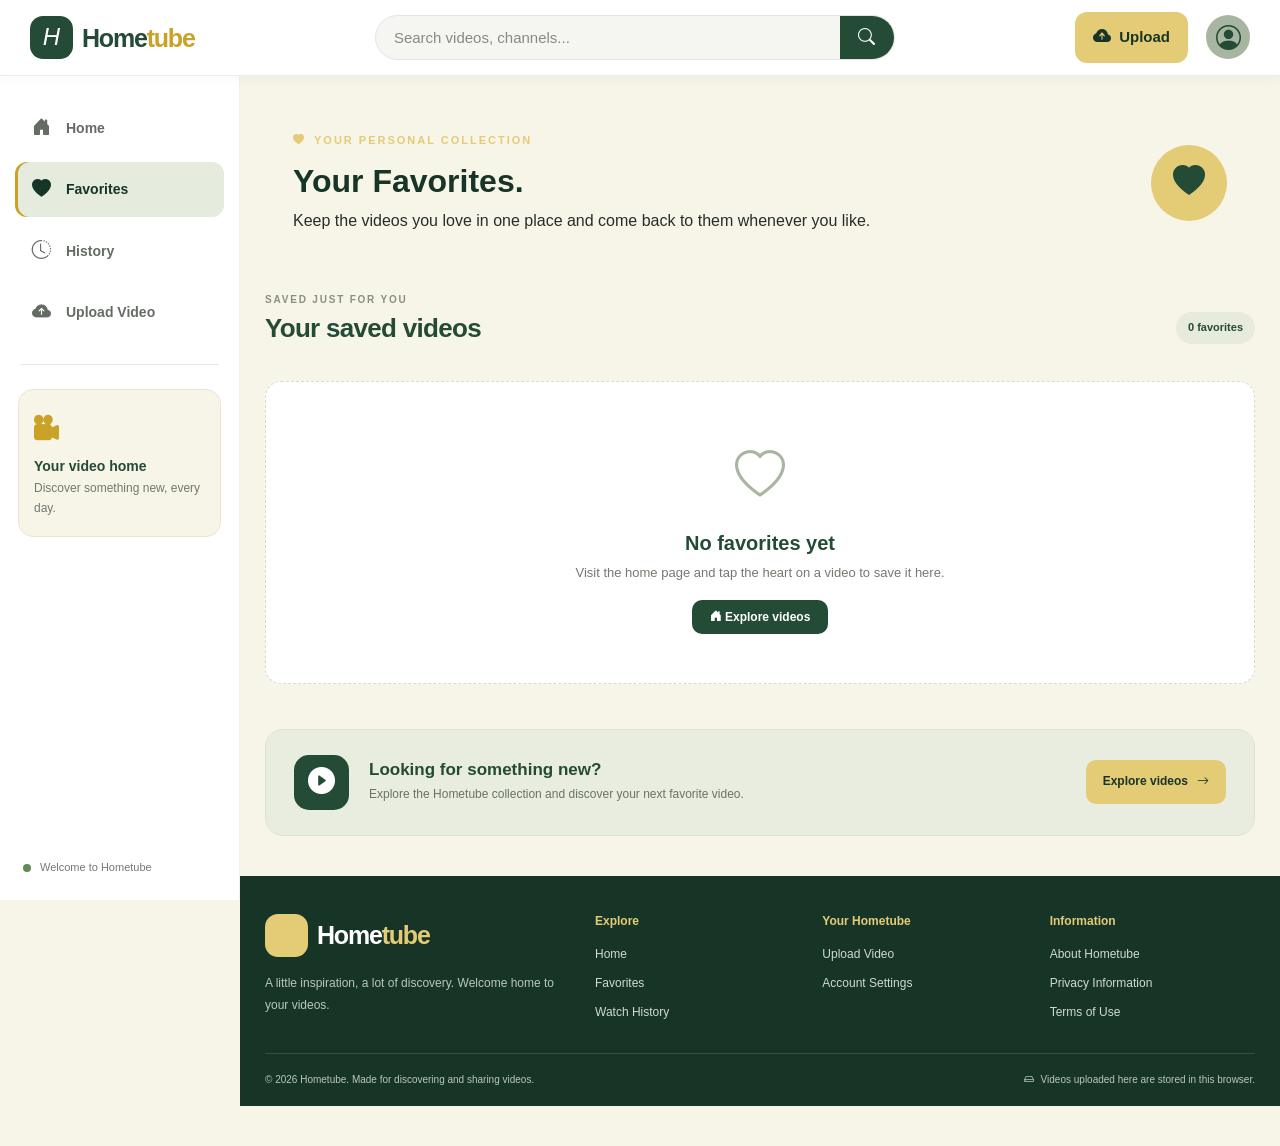
<file: favorites.html>
<!DOCTYPE html>
<html lang="en">

<head>
    <meta charset="UTF-8">
    <meta name="viewport" content="width=device-width, initial-scale=1.0">

    <title>Favorites | Hometube</title>
    <meta name="description" content="Watch your favorite videos saved on Hometube.">

    <!-- Bootstrap CSS -->
    <link href="https://cdn.jsdelivr.net/npm/bootstrap@5.3.3/dist/css/bootstrap.min.css" rel="stylesheet">

    <!-- Bootstrap Icons -->
    <link href="https://cdn.jsdelivr.net/npm/bootstrap-icons@1.11.3/font/bootstrap-icons.min.css" rel="stylesheet">

    <!-- Shared Hometube Design -->
    <link rel="stylesheet" href="index.css">

    <!-- Favorites Page Styles -->
    <link rel="stylesheet" href="favorites.css">
</head>

<body>

    <!-- HEADER -->
    <header class="main-header">

        <div class="header-left">

            <button class="menu-toggle" id="menuToggle" aria-label="Toggle navigation" aria-controls="sidebar" aria-expanded="false">
                <i class="bi bi-list"></i>
            </button>

            <a href="home.html" class="brand">
                <span class="brand-icon">
                    <i class="bi bi-house-play-fill">H</i>
                </span>

                <span class="brand-name">
                    Home<span>tube</span>
                </span>
            </a>

        </div>

        <form class="search-form" id="searchForm" role="search">

            <input type="search" id="searchInput" placeholder="Search videos, channels..." aria-label="Search videos and channels">

            <button type="submit" aria-label="Search">
                <i class="bi bi-search"></i>
            </button>

        </form>

        <div class="header-actions">

            <a href="upload.html" class="upload-button">
                <i class="bi bi-cloud-arrow-up-fill"></i>
                <span>Upload</span>
            </a>

            <a href="index.html" class="profile-button" aria-label="Your account">
                <i class="bi bi-person-circle"></i>
            </a>

        </div>

    </header>


    <!-- PAGE LAYOUT -->
    <div class="app-layout">

        <!-- SIDEBAR -->
        <aside class="sidebar" id="sidebar">

            <nav class="sidebar-nav" aria-label="Main navigation">

                <a href="index.html" class="nav-link">
                    <i class="bi bi-house-door-fill"></i>
                    <span>Home</span>
                </a>

                <a href="favorites.html" class="nav-link active" aria-current="page">
                    <i class="bi bi-heart-fill"></i>
                    <span>Favorites</span>
                </a>

                <a href="history.html" class="nav-link">
                    <i class="bi bi-clock-history"></i>
                    <span>History</span>
                </a>

                <a href="upload.html" class="nav-link">
                    <i class="bi bi-cloud-arrow-up-fill"></i>
                    <span>Upload Video</span>
                </a>

                <!-- <a href="index.html" class="nav-link">
                    <i class="bi bi-person-circle"></i>
                    <span>Account</span>
                </a> -->

            </nav>

            <div class="sidebar-divider"></div>

            <div class="sidebar-note">
                <i class="bi bi-camera-reels-fill"></i>

                <h6>Your video home</h6>

                <p>
                    Discover something new, every day.
                </p>
            </div>

            <div class="sidebar-bottom">
                <span class="status-dot"></span>
                <span>Welcome to Hometube</span>
            </div>

        </aside>


        <!-- MAIN CONTENT -->
        <main class="main-content favorites-main">

            <!-- FAVORITES HEADER -->
            <section class="favorites-header">

                <div>
                    <p class="eyebrow">
                        <i class="bi bi-heart-fill"></i> YOUR PERSONAL COLLECTION
                    </p>

                    <h1 class="favorites-title">
                        Your <span>Favorites.</span>
                    </h1>

                    <p class="favorites-description">
                        Keep the videos you love in one place and come back to them whenever you like.
                    </p>
                </div>

                <div class="favorites-decoration" aria-hidden="true">
                    <i class="bi bi-heart-fill"></i>
                </div>

            </section>


            <!-- FAVORITES VIDEO SECTION -->
            <section class="videos-section">

                <div class="section-heading">

                    <div>
                        <p class="section-label">
                            SAVED JUST FOR YOU
                        </p>

                        <h2>Your saved videos</h2>
                    </div>

                    <span class="video-count favorites-count" id="favoritesCount">
                        Loading favorites...
                    </span>

                </div>


                <!-- Favorites are inserted here by favorites.js -->
                <div class="video-grid favorites-grid" id="favoritesGrid" aria-live="polite">

                    <div class="loading-message">
                        <div class="spinner-border text-success" role="status">
                            <span class="visually-hidden">
                                Loading favorites...
                            </span>
                        </div>

                        <p>Finding your favorite videos...</p>
                    </div>

                </div>


                <!-- EMPTY FAVORITES MESSAGE -->
                <div class="empty-state d-none" id="favoritesEmptyState">

                    <i class="bi bi-heart"></i>

                    <h3>No favorites yet</h3>

                    <p>
                        Visit the home page and tap the heart on a video to save it here.
                    </p>

                    <a href="index.html" class="reset-button">
                        <i class="bi bi-house-door-fill"></i> Explore videos
                    </a>

                </div>

            </section>


            <!-- DISCOVERY PROMOTION -->
            <section class="upload-promotion">

                <div class="promotion-icon">
                    <i class="bi bi-play-circle-fill"></i>
                </div>

                <div class="promotion-text">
                    <h3>Looking for something new?</h3>

                    <p>
                        Explore the Hometube collection and discover your next favorite video.
                    </p>
                </div>

                <a href="index.html" class="promotion-button">
                    Explore videos
                    <i class="bi bi-arrow-right"></i>
                </a>

            </section>


            <!-- FOOTER -->
            <footer class="main-footer">

                <div class="footer-top">

                    <div class="footer-brand">

                        <a href="index.html" class="brand footer-logo">
                            <span class="brand-icon">
                                <i class="bi bi-house-play-fill"></i>
                            </span>

                            <span class="brand-name">
                                Home<span>tube</span>
                            </span>
                        </a>

                        <p>
                            A little inspiration, a lot of discovery. Welcome home to your videos.
                        </p>

                    </div>

                    <div class="footer-links">
                        <h6>Explore</h6>
                        <a href="index.html">Home</a>
                        <a href="favorites.html">Favorites</a>
                        <a href="history.html">Watch History</a>
                    </div>

                    <div class="footer-links">
                        <h6>Your Hometube</h6>
                        <a href="upload.html">Upload Video</a>
                        <a href="account.html">Account Settings</a>
                    </div>

                    <div class="footer-links">
                        <h6>Information</h6>
                        <a href="#about">About Hometube</a>
                        <a href="#privacy">Privacy Information</a>
                        <a href="#terms">Terms of Use</a>
                    </div>

                </div>

                <div class="footer-bottom">

                    <p>
                        &copy; <span id="currentYear"></span> Hometube. Made for discovering and sharing videos.
                    </p>

                    <p class="local-storage-note">
                        <i class="bi bi-hdd"></i> Videos uploaded here are stored in this browser.
                    </p>

                </div>

            </footer>

        </main>

    </div>


    <!-- Bootstrap JavaScript -->
    <script src="https://cdn.jsdelivr.net/npm/bootstrap@5.3.3/dist/js/bootstrap.bundle.min.js"></script>

    <!-- Shared Video Library and Player -->
    <script src="index.js"></script>

    <!-- Favorites Page Functionality -->
    <script src="favorites.js"></script>

</body>

</html>
</file>
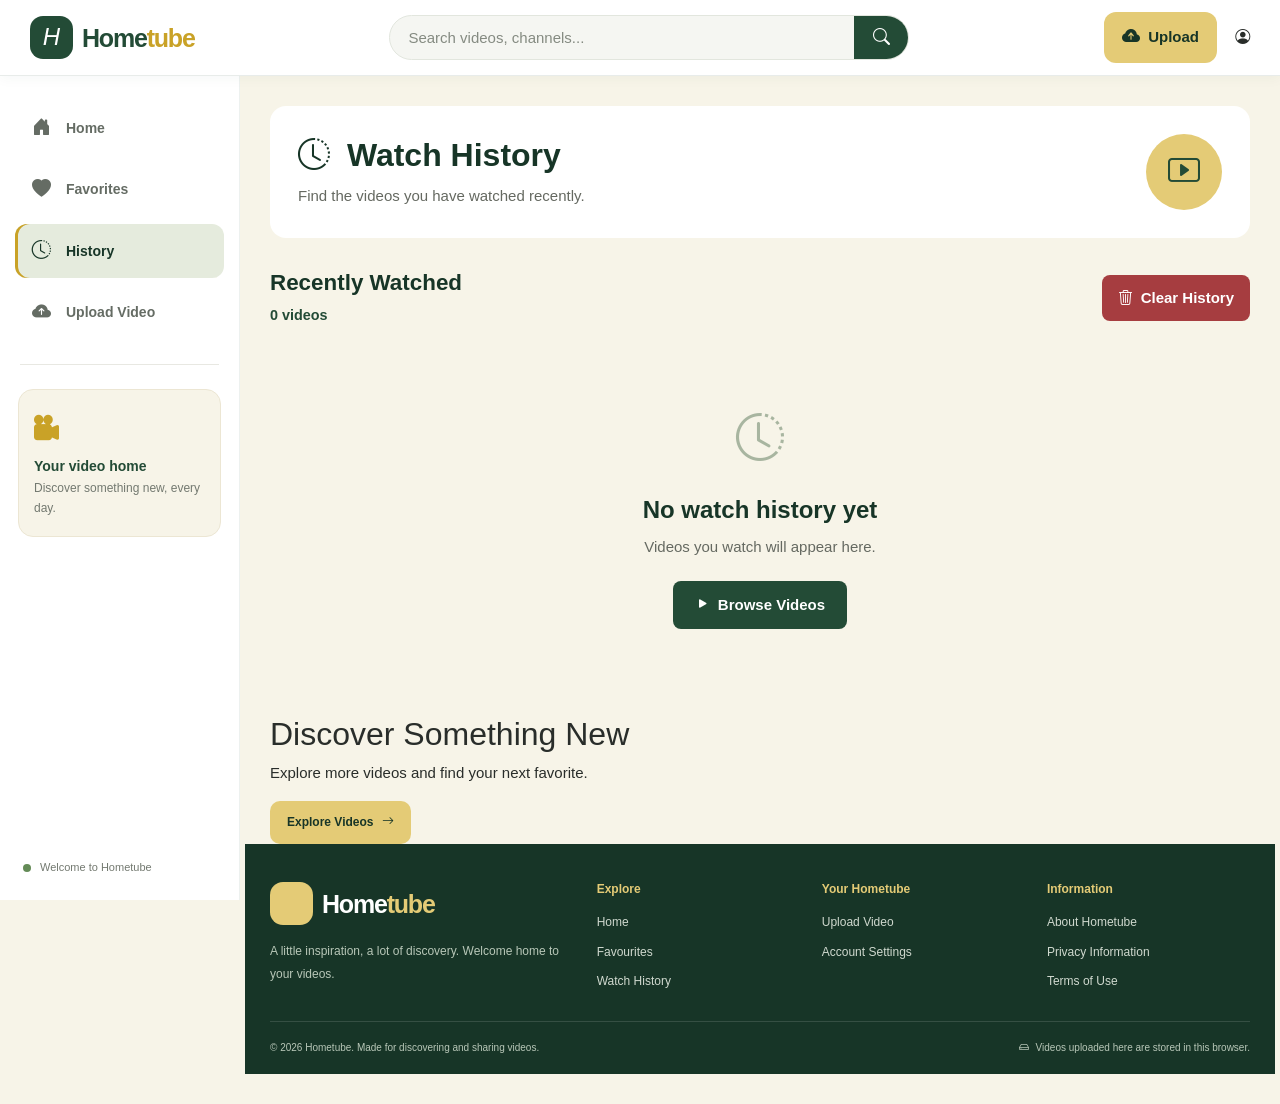
<file: history.html>
<!DOCTYPE html>
<html lang="en">

<head>
    <meta charset="UTF-8">
    <meta name="viewport" content="width=device-width, initial-scale=1.0">

    <title>Watch History | HomeTube</title>

    <link href="https://cdn.jsdelivr.net/npm/bootstrap@5.3.3/dist/css/bootstrap.min.css" rel="stylesheet">
    <link href="https://cdn.jsdelivr.net/npm/bootstrap-icons@1.11.3/font/bootstrap-icons.css" rel="stylesheet">

    <link rel="stylesheet" href="index.css">
    <link rel="stylesheet" href="history.css">
</head>

<body>
    <!-- Header -->
    <!-- <header class="top-header">
        <button type="button" class="menu-toggle" id="menuToggle" aria-label="Toggle sidebar" aria-expanded="false">
            <i class="bi bi-list"></i>
        </button>

        <a href="home.html" class="brand">
            <i class="bi bi-play-circle-fill"></i>
            <span>HomeTube</span>
        </a>

        <form class="search-form" id="searchForm" role="search">
            <input type="search" id="searchInput" placeholder="Search videos..." aria-label="Search videos">
            <button type="submit" aria-label="Search">
                <i class="bi bi-search"></i>
            </button>
        </form>

        <div class="header-actions">
            <a href="upload.html" class="upload-button">
                <i class="bi bi-cloud-arrow-up"></i>
                <span>Upload</span>
            </a>

            <a href="index.html" class="account-button" aria-label="Account">
                <i class="bi bi-person-circle"></i>
            </a>
        </div>
    </header> -->
    <header class="main-header">
        <div class="header-left">

            <button class="menu-toggle" id="menuToggle" aria-label="Toggle navigation" aria-controls="sidebar"
                aria-expanded="false">
                <i class="bi bi-list"></i>
            </button>

            <a href="index.html" class="brand">
                <span class="brand-icon">
                    <i class="bi bi-house-play-fill">H</i>
                </span>
                <span class="brand-name">Home<span>tube</span></span>
            </a>

        </div>

        <form class="search-form" id="searchForm" role="search">
            <input type="search" id="searchInput" placeholder="Search videos, channels..."
                aria-label="Search videos and channels">

            <button type="submit" aria-label="Search">
                <i class="bi bi-search"></i>
            </button>
        </form>

        <div class="header-actions">

            <a href="upload.html" class="upload-button">
                <i class="bi bi-cloud-arrow-up-fill"></i>
                <span>Upload</span>
            </a>


            <a href="index.html" class="profile-link" aria-label="My Account" title="My Account">
                <i class="bi bi-person-circle"></i>
            </a>


        </div>
    </header>


    <div class="page-layout">
        <!-- Sidebar -->
        <!-- <aside class="sidebar" id="sidebar">
            <nav class="sidebar-nav">
                <a href="index.html" class="nav-link">
                    <i class="bi bi-house-door"></i>
                    <span>Home</span>
                </a>

                <a href="favorites.html" class="nav-link">
                    <i class="bi bi-heart"></i>
                    <span>Favorites</span>
                </a>

                <a href="history.html" class="nav-link active" aria-current="page">
                    <i class="bi bi-clock-history"></i>
                    <span>History</span>
                </a>

                <a href="upload.html" class="nav-link">
                    <i class="bi bi-cloud-arrow-up"></i>
                    <span>Upload Video</span>
                </a>
            </nav>

            <div class="sidebar-bottom">
                <p>HomeTube</p>
                <small>Your videos, your world.</small>
            </div>
        </aside> -->
        <!-- SIDEBAR -->
        <aside class="sidebar" id="sidebar">

            <nav class="sidebar-nav" aria-label="Main navigation">

                <a href="index.html" class="nav-link">
                    <i class="bi bi-house-door-fill"></i>
                    <span>Home</span>
                </a>

                <a href="favorites.html" class="nav-link">
                    <i class="bi bi-heart-fill"></i>
                    <span>Favorites</span>
                </a>

                <a href="history.html" class="nav-link active">
                    <i class="bi bi-clock-history"></i>
                    <span>History</span>
                </a>

                <a href="upload.html" class="nav-link">
                    <i class="bi bi-cloud-arrow-up-fill"></i>
                    <span>Upload Video</span>
                </a>

                <!-- <a href="index.html" class="nav-link">
                    <i class="bi bi-person-circle"></i>
                    <span>Account</span>
                </a>
                <a href="favorites.html" class="nav-link">
                    <i class="fa-solid fa-heart"></i>
                    <span>Favorites</span>
                </a> -->
            </nav>

            <div class="sidebar-divider"></div>

            <div class="sidebar-note">
                <i class="bi bi-camera-reels-fill"></i>
                <h6>Your video home</h6>
                <p>Discover something new, every day.</p>
            </div>

            <div class="sidebar-bottom">
                <span class="status-dot"></span>
                <span>Welcome to Hometube</span>
            </div>

        </aside>

        <!-- Main content -->
        <main class="main-content history-main">
            <section class="history-header">
                <div class="history-heading-text">
                    <h1 class="history-title">
                        <i class="bi bi-clock-history"></i> Watch History
                    </h1>

                    <p class="history-description">
                        Find the videos you have watched recently.
                    </p>
                </div>

                <div class="history-decoration" aria-hidden="true">
                    <i class="bi bi-play-btn"></i>
                </div>
            </section>

            <!-- Watched videos -->
            <section class="history-section">
                <div class="history-toolbar">
                    <div>
                        <h2 class="history-section-title">
                            Recently Watched
                        </h2>

                        <span id="historyCount" class="history-count">
                            0 videos
                        </span>
                    </div>

                    <button type="button" id="clearHistoryBtn" class="clear-history-button">
                        <i class="bi bi-trash3"></i>
                        Clear History
                    </button>
                </div>

                <div class="video-grid history-grid" id="historyGrid" aria-live="polite"></div>

                <div class="history-empty" id="historyEmptyState">
                    <i class="bi bi-clock-history"></i>

                    <h2>No watch history yet</h2>

                    <p>
                        Videos you watch will appear here.
                    </p>

                    <a href="index.html" class="history-browse-button">
                        <i class="bi bi-play-fill"></i> Browse Videos
                    </a>
                </div>
            </section>

            <!-- Promotion -->
            <section class="promotion-section">
                <div class="promotion-content">
                    <h2>Discover Something New</h2>

                    <p>
                        Explore more videos and find your next favorite.
                    </p>

                    <a href="index.html" class="promotion-button">
                        Explore Videos
                        <i class="bi bi-arrow-right"></i>
                    </a>
                </div>
            </section>

            

            <!-- Footer -->
            <!-- <footer class="site-footer">
                <div class="footer-content">
                    <a href="index.html" class="footer-brand">
                        HomeTube
                    </a>

                    <p>Your videos, your world.</p>

                    <div class="footer-links">
                        <a href="index.html">Home</a>
                        <a href="favorites.html">Favorites</a>
                        <a href="history.html">History</a>
                    </div>

                    <p class="footer-copyright">
                        &copy; <span id="currentYear"></span> HomeTube. All rights reserved.
                    </p>
                </div>
            </footer> -->
            <footer class="main-footer">

                <div class="footer-top">

                    <div class="footer-brand">
                        <a href="index.html" class="brand footer-logo">
                            <span class="brand-icon">
                                <i class="bi bi-house-play-fill"></i>
                            </span>
                            <span class="brand-name">
                                Home<span>tube</span>
                            </span>
                        </a>

                        <p>
                            A little inspiration, a lot of discovery. Welcome home to your videos.
                        </p>
                    </div>

                    <div class="footer-links">
                        <h6>Explore</h6>
                        <a href="index.html">Home</a>
                        <a href="favourite.html">Favourites</a>
                        <a href="history.html">Watch History</a>
                    </div>

                    <div class="footer-links">
                        <h6>Your Hometube</h6>
                        <a href="upload.html">Upload Video</a>
                        <a href="account.html">Account Settings</a>
                    </div>

                    <div class="footer-links">
                        <h6>Information</h6>
                        <a href="#about">About Hometube</a>
                        <a href="#privacy">Privacy Information</a>
                        <a href="#terms">Terms of Use</a>
                    </div>

                </div>

                <div class="footer-bottom">

                    <p>
                        &copy; <span id="currentYear"></span> Hometube. Made for discovering and sharing videos.
                    </p>

                    <p class="local-storage-note">
                        <i class="bi bi-hdd"></i> Videos uploaded here are stored in this browser.
                    </p>

                </div>

            </footer>
        </main>
    </div>

    <!-- Clear history confirmation -->
    <div class="modal fade" id="clearHistoryModal" tabindex="-1" aria-labelledby="clearHistoryModalLabel" aria-hidden="true">
        <div class="modal-dialog modal-dialog-centered">
            <div class="modal-content">
                <div class="modal-header">
                    <h5 class="modal-title" id="clearHistoryModalLabel">
                        Clear watch history?
                    </h5>

                    <button type="button" class="btn-close" data-bs-dismiss="modal" aria-label="Close"></button>
                </div>

                <div class="modal-body">
                    Are you sure you want to remove all videos from your watch history?
                </div>

                <div class="modal-footer">
                    <button type="button" class="btn btn-secondary" data-bs-dismiss="modal">
                        Cancel
                    </button>

                    <button type="button" class="btn btn-danger" id="confirmClearHistoryBtn">
                        Clear History
                    </button>
                </div>
            </div>
        </div>

        
    </div>
    

    <script src="https://cdn.jsdelivr.net/npm/bootstrap@5.3.3/dist/js/bootstrap.bundle.min.js"></script>
    <script src="index.js"></script>
    <script src="history.js"></script>
</body>

</html>
</file>
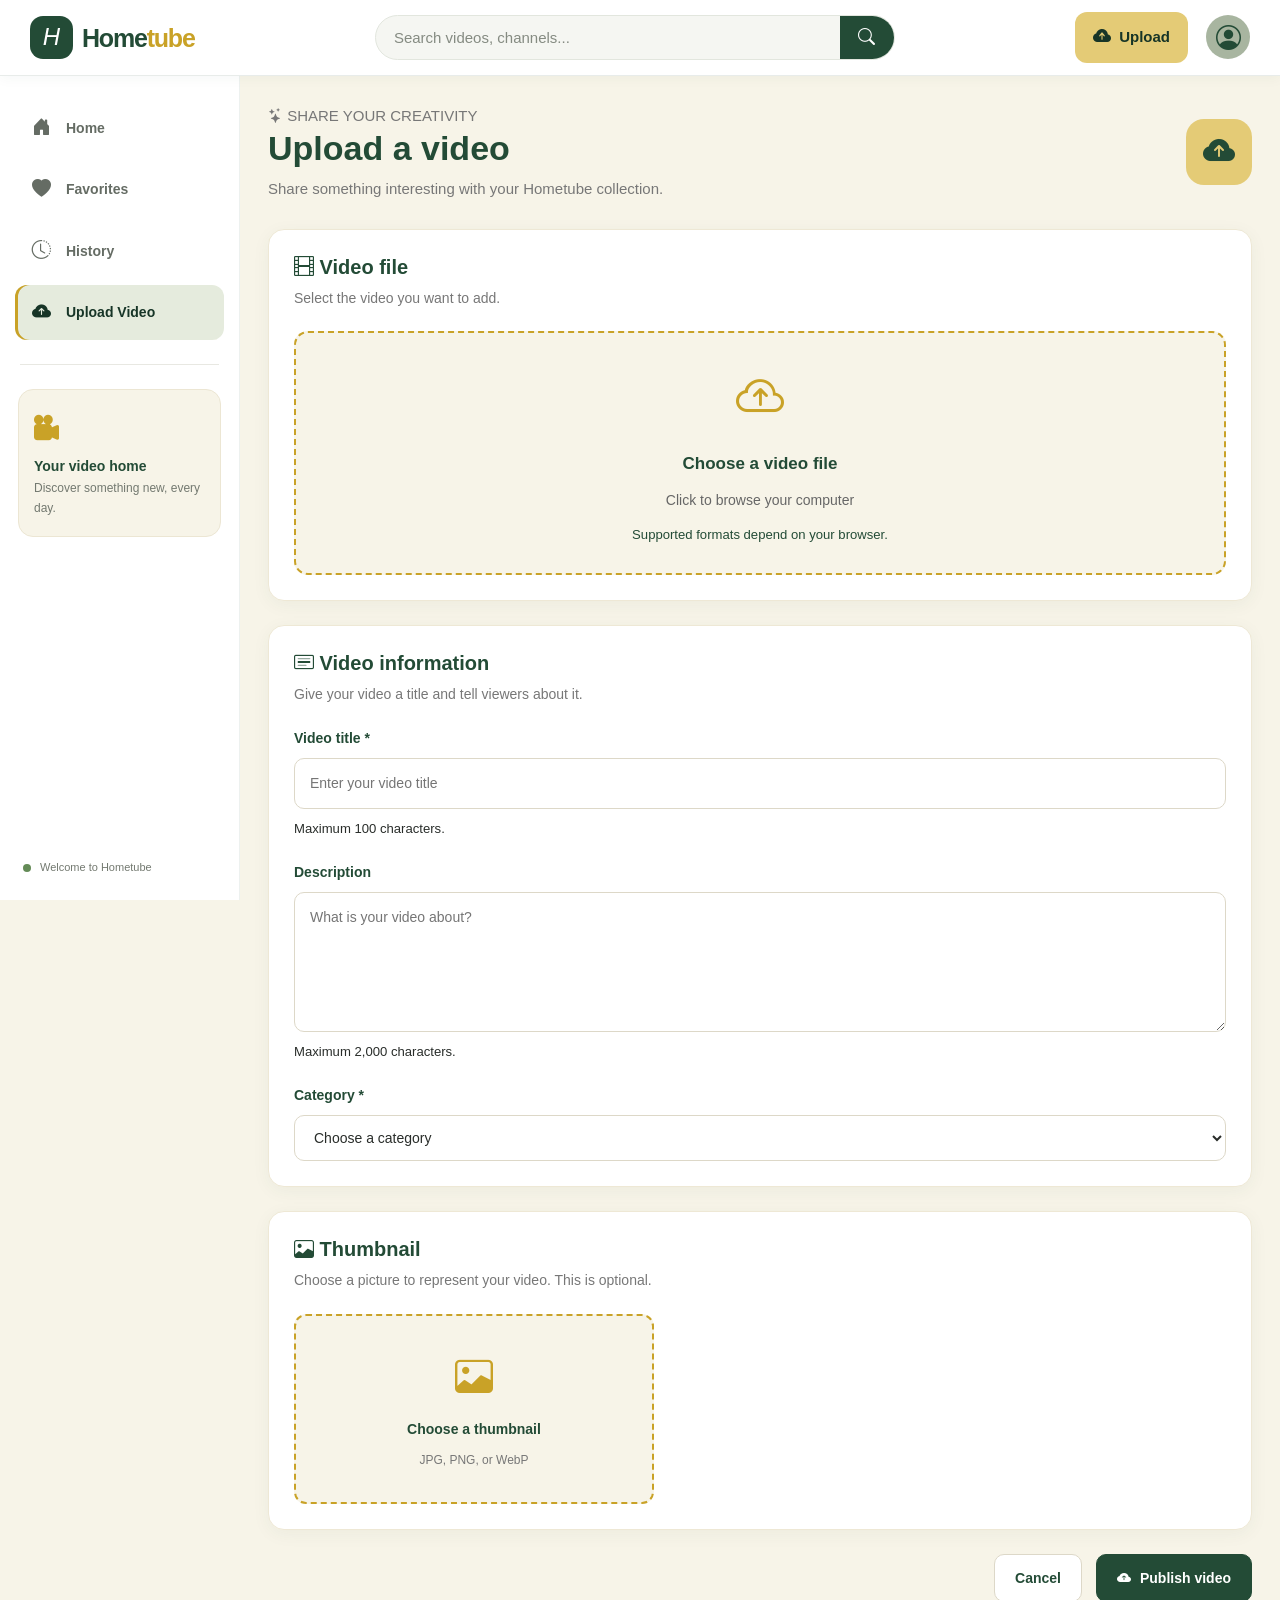
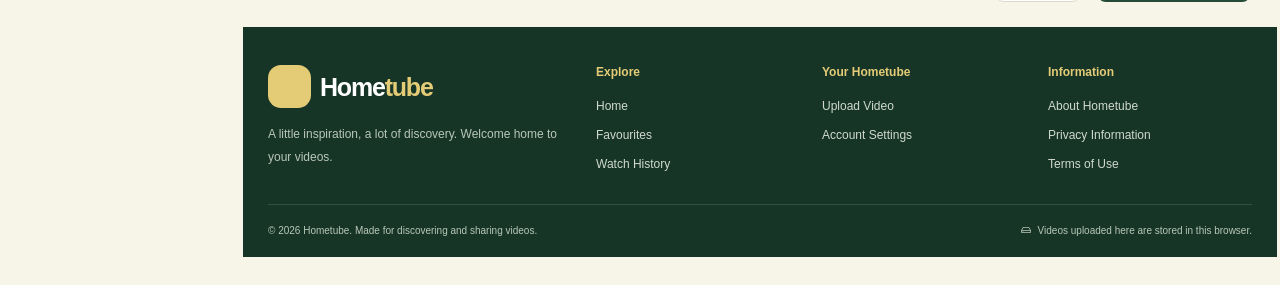
<file: upload.html>
<!DOCTYPE html>
<html lang="en">

<head>
    <meta charset="UTF-8">
    <meta name="viewport" content="width=device-width, initial-scale=1.0">

    <title>Upload Video | Hometube</title>
    <meta name="description" content="Upload and organize your videos on Hometube.">

    <link href="https://cdn.jsdelivr.net/npm/bootstrap@5.3.3/dist/css/bootstrap.min.css" rel="stylesheet">
    <link href="https://cdn.jsdelivr.net/npm/bootstrap-icons@1.11.3/font/bootstrap-icons.min.css" rel="stylesheet">
    <link rel="stylesheet" href="index.css">
    <link rel="stylesheet" href="upload.css">
</head>

<body>

    <!-- HEADER: PRESERVED FROM index.html -->
    <header class="main-header">
        <div class="header-left">
            <button class="menu-toggle" id="menuToggle" aria-label="Toggle navigation" aria-controls="sidebar" aria-expanded="false">
                <i class="bi bi-list"></i>
            </button>

            <a href="home.html" class="brand">
                <span class="brand-icon">
                    <i class="bi bi-house-play-fill">H</i>
                </span>
                <span class="brand-name">Home<span>tube</span></span>
            </a>
        </div>

        <form class="search-form" id="searchForm" role="search">
            <input type="search" id="searchInput" placeholder="Search videos, channels..." aria-label="Search videos and channels">

            <button type="submit" aria-label="Search">
                <i class="bi bi-search"></i>
            </button>
        </form>

        <div class="header-actions">
            <a href="upload.html" class="upload-button" aria-current="page">
                <i class="bi bi-cloud-arrow-up-fill"></i>
                <span>Upload</span>
            </a>

            <a href="index.html" class="profile-button" aria-label="Your account">
                <i class="bi bi-person-circle"></i>
            </a>
        </div>
    </header>

    <!-- PAGE LAYOUT -->
    <div class="app-layout">

        <!-- SIDEBAR: PRESERVED FROM index.html -->
        <aside class="sidebar" id="sidebar">

            <nav class="sidebar-nav" aria-label="Main navigation">

                <a href="index.html" class="nav-link">
                    <i class="bi bi-house-door-fill"></i>
                    <span>Home</span>
                </a>

                <a href="favorites.html" class="nav-link">
                    <i class="bi bi-heart-fill"></i>
                    <span>Favorites</span>
                </a>

                <a href="history.html" class="nav-link">
                    <i class="bi bi-clock-history"></i>
                    <span>History</span>
                </a>

                <a href="upload.html" class="nav-link active" aria-current="page">
                    <i class="bi bi-cloud-arrow-up-fill"></i>
                    <span>Upload Video</span>
                </a>

                <!-- <a href="index.html" class="nav-link">
                    <i class="bi bi-person-circle"></i>
                    <span>Account</span>
                </a>

                <a href="favorites.html" class="nav-link">
                    <i class="bi bi-heart-fill"></i>
                    <span>Favorites</span>
                </a> -->

            </nav>

            <div class="sidebar-divider"></div>

            <div class="sidebar-note">
                <i class="bi bi-camera-reels-fill"></i>
                <h6>Your video home</h6>
                <p>Discover something new, every day.</p>
            </div>

            <div class="sidebar-bottom">
                <span class="status-dot"></span>
                <span>Welcome to Hometube</span>
            </div>

        </aside>

        <!-- MAIN CONTENT: UPLOAD PAGE -->
        <main class="main-content upload-main">

            <section class="upload-heading">
                <div>
                    <p class="upload-eyebrow">
                        <i class="bi bi-stars"></i> SHARE YOUR CREATIVITY
                    </p>

                    <h1>Upload a video</h1>

                    <p>Share something interesting with your Hometube collection.</p>
                </div>

                <div class="upload-heading-icon">
                    <i class="bi bi-cloud-arrow-up-fill"></i>
                </div>
            </section>

            <form id="uploadForm" class="upload-form">

                <!-- VIDEO FILE -->
                <section class="upload-section">
                    <h2><i class="bi bi-film"></i> Video file</h2>
                    <p class="section-description">
                        Select the video you want to add.
                    </p>

                    <label for="videoFile" class="upload-dropzone" id="videoDropzone">
                        <i class="bi bi-cloud-arrow-up"></i>
                        <strong id="videoFileLabel">Choose a video file</strong>
                        <span>Click to browse your computer</span>
                        <small>Supported formats depend on your browser.</small>
                    </label>

                    <input type="file" id="videoFile" name="videoFile" accept="video/*" required hidden>

                    <div id="videoPreviewContainer" class="video-preview-container" hidden>
                        <video id="videoPreview" controls playsinline></video>

                        <button type="button" id="removeVideoButton" class="remove-file-button">
                            <i class="bi bi-trash"></i> Remove video
                        </button>
                    </div>
                </section>

                <!-- VIDEO DETAILS -->
                <section class="upload-section">
                    <h2><i class="bi bi-card-text"></i> Video information</h2>
                    <p class="section-description">
                        Give your video a title and tell viewers about it.
                    </p>

                    <div class="form-field">
                        <label for="videoTitle">Video title *</label>
                        <input type="text" id="videoTitle" name="videoTitle" maxlength="100" placeholder="Enter your video title" required>
                        <small>Maximum 100 characters.</small>
                    </div>

                    <div class="form-field">
                        <label for="videoDescription">Description</label>
                        <textarea id="videoDescription" name="videoDescription" rows="5" maxlength="2000" placeholder="What is your video about?"></textarea>
                        <small>Maximum 2,000 characters.</small>
                    </div>

                    <div class="form-field">
                        <label for="videoCategory">Category *</label>
                        <select id="videoCategory" name="videoCategory" required>
                            <option value="">Choose a category</option>
                            <option value="Music">Music</option>
                            <option value="Gaming">Gaming</option>
                            <option value="Education">Education</option>
                            <option value="Technology">Technology</option>
                            <option value="Entertainment">Entertainment</option>
                            <option value="Sports">Sports</option>
                            <option value="Lifestyle">Lifestyle</option>
                            <option value="Science">Science</option>
                            <option value="Travel">Travel</option>
                            <option value="Other">Other</option>
                        </select>
                    </div>
                </section>

                <!-- THUMBNAIL -->
                <section class="upload-section">
                    <h2><i class="bi bi-image"></i> Thumbnail</h2>
                    <p class="section-description">
                        Choose a picture to represent your video. This is optional.
                    </p>

                    <label for="thumbnailFile" class="thumbnail-dropzone">
                        <img id="thumbnailPreview" alt="Thumbnail preview" hidden>

                        <span id="thumbnailPlaceholder">
                            <i class="bi bi-image"></i>
                            <strong>Choose a thumbnail</strong>
                            <small>JPG, PNG, or WebP</small>
                        </span>
                    </label>

                    <input type="file" id="thumbnailFile" name="thumbnailFile" accept="image/jpeg,image/png,image/webp" hidden>

                    <button type="button" id="removeThumbnailButton" class="remove-file-button" hidden>
                        <i class="bi bi-trash"></i> Remove thumbnail
                    </button>
                </section>

                <div id="uploadMessage" class="upload-message" role="status" aria-live="polite"></div>

                <div class="upload-form-actions">
                    <a href="index.html" class="cancel-upload-button">Cancel</a>

                    <button type="submit" id="publishButton" class="publish-button">
                        <i class="bi bi-cloud-arrow-up-fill"></i>
                        Publish video
                    </button>
                </div>

            </form>

            <!-- FOOTER: PRESERVED FROM index.html -->
            <footer class="main-footer">

                <div class="footer-top">

                    <div class="footer-brand">
                        <a href="index.html" class="brand footer-logo">
                            <span class="brand-icon">
                                <i class="bi bi-house-play-fill"></i>
                            </span>
                            <span class="brand-name">
                                Home<span>tube</span>
                            </span>
                        </a>

                        <p>
                            A little inspiration, a lot of discovery. Welcome home to your videos.
                        </p>
                    </div>

                    <div class="footer-links">
                        <h6>Explore</h6>
                        <a href="index.html">Home</a>
                        <a href="favorites.html">Favourites</a>
                        <a href="history.html">Watch History</a>
                    </div>

                    <div class="footer-links">
                        <h6>Your Hometube</h6>
                        <a href="upload.html">Upload Video</a>
                        <a href="account.html">Account Settings</a>
                    </div>

                    <div class="footer-links">
                        <h6>Information</h6>
                        <a href="#about">About Hometube</a>
                        <a href="#privacy">Privacy Information</a>
                        <a href="#terms">Terms of Use</a>
                    </div>

                </div>

                <div class="footer-bottom">
                    <p>
                        &copy; <span id="currentYear"></span> Hometube. Made for discovering and sharing videos.
                    </p>

                    <p class="local-storage-note">
                        <i class="bi bi-hdd"></i> Videos uploaded here are stored in this browser.
                    </p>
                </div>

            </footer>

        </main>
    </div>

    <script src="https://cdn.jsdelivr.net/npm/bootstrap@5.3.3/dist/js/bootstrap.bundle.min.js"></script>
    <script src="index.js"></script>
    <script src="upload.js"></script>

</body>

</html>
</file>
<file: index.css>
/* =========================================
   HOMETUBE - HOMEPAGE STYLES
   File: index.css
   ========================================= */


/* 1. COLOUR PALETTE */

:root {
    --mustard: #C9A227;
    --soft-mustard: #E4CB76;
    --sage: #A8B5A0;
    --forest: #234B36;
    --deep-forest: #173527;
    --white: #FFFFFF;
    --cream: #F7F4E8;
    --charcoal: #292D2A;
    --light-grey: #E8E8E2;
    --muted: #737970;
    --shadow: 0 5px 20px rgba(35, 75, 54, 0.08);
    --shadow-hover: 0 12px 28px rgba(35, 75, 54, 0.15);
    --radius: 16px;
    --header-height: 76px;
}


/* 2. GENERAL STYLES */

* {
    box-sizing: border-box;
}

html {
    scroll-behavior: smooth;
    scroll-padding-top: 90px;
}

body {
    margin: 0;
    background: var(--cream);
    color: var(--charcoal);
    font-family: "Segoe UI", Arial, sans-serif;
    font-size: 15px;
    line-height: 1.6;
}

button,
input,
textarea,
select {
    font: inherit;
}

button,
a {
    -webkit-tap-highlight-color: transparent;
}

button {
    cursor: pointer;
}

a {
    color: inherit;
    text-decoration: none;
}

a:focus-visible,
button:focus-visible,
input:focus-visible {
    outline: 3px solid var(--mustard);
    outline-offset: 3px;
}

img,
video {
    max-width: 100%;
}

.d-none {
    display: none !important;
}


/* 3. HEADER */

.main-header {
    position: sticky;
    top: 0;
    z-index: 1000;
    display: flex;
    align-items: center;
    justify-content: space-between;
    gap: 25px;
    min-height: var(--header-height);
    padding: 12px 30px;
    background: var(--white);
    border-bottom: 1px solid rgba(35, 75, 54, 0.10);
    box-shadow: 0 3px 12px rgba(35, 75, 54, 0.04);
}

.header-left,
.header-actions {
    display: flex;
    align-items: center;
    gap: 18px;
}

.brand {
    display: inline-flex;
    align-items: center;
    gap: 9px;
    flex-shrink: 0;
}

.brand-icon {
    display: grid;
    place-items: center;
    width: 43px;
    height: 43px;
    color: var(--white);
    background: var(--forest);
    border-radius: 13px;
    font-size: 24px;
    transition: transform 0.25s ease;
}

.brand:hover .brand-icon {
    transform: rotate(-5deg) scale(1.05);
}

.brand-name {
    color: var(--forest);
    font-size: 25px;
    font-weight: 800;
    letter-spacing: -1.2px;
}

.brand-name span {
    color: var(--mustard);
}

.menu-toggle {
    display: none;
    align-items: center;
    justify-content: center;
    width: 42px;
    height: 42px;
    color: var(--forest);
    background: var(--cream);
    border: none;
    border-radius: 12px;
    font-size: 24px;
}

.menu-toggle:hover {
    background: var(--sage);
}


/* 4. SEARCH BAR */

.search-form {
    display: flex;
    align-items: center;
    width: min(520px, 45%);
    height: 45px;
    overflow: hidden;
    background: #F5F6F2;
    border: 1px solid #E2E6DE;
    border-radius: 25px;
    transition: border-color 0.2s ease, box-shadow 0.2s ease;
}

.search-form:focus-within {
    border-color: var(--forest);
    box-shadow: 0 0 0 3px rgba(35, 75, 54, 0.08);
}

.search-form input {
    width: 100%;
    min-width: 0;
    height: 100%;
    padding: 0 18px;
    color: var(--charcoal);
    background: transparent;
    border: none;
    outline: none;
}

.search-form input:focus-visible {
    outline: none;
}

.search-form input::placeholder {
    color: #858B82;
}

.search-form button {
    display: grid;
    place-items: center;
    flex-shrink: 0;
    width: 54px;
    height: 100%;
    color: var(--white);
    background: var(--forest);
    border: none;
    font-size: 17px;
    transition: background 0.2s ease;
}

.search-form button:hover {
    background: var(--deep-forest);
}


/* 5. HEADER ACTIONS */

.upload-button {
    display: inline-flex;
    align-items: center;
    justify-content: center;
    gap: 8px;
    padding: 10px 17px;
    color: var(--deep-forest);
    background: var(--soft-mustard);
    border: 1px solid transparent;
    border-radius: 12px;
    font-weight: 700;
    white-space: nowrap;
    transition: background 0.2s ease, transform 0.2s ease;
}

.upload-button:hover {
    background: var(--mustard);
    transform: translateY(-2px);
}

.upload-button i {
    font-size: 18px;
}

.profile-button {
    display: grid;
    place-items: center;
    width: 44px;
    height: 44px;
    color: var(--forest);
    background: var(--sage);
    border-radius: 50%;
    font-size: 25px;
    transition: background 0.2s ease;
}

.profile-button:hover {
    color: var(--white);
    background: var(--forest);
}


/* 6. PAGE LAYOUT */

.app-layout {
    display: flex;
    align-items: stretch;
    min-height: calc(100vh - var(--header-height));
}


/* 7. SIDEBAR */

.sidebar {
    position: sticky;
    top: var(--header-height);
    align-self: flex-start;
    display: flex;
    flex-direction: column;
    width: 240px;
    min-width: 240px;
    height: calc(100vh - var(--header-height));
    padding: 25px 15px 18px;
    overflow-y: auto;
    background: var(--white);
    border-right: 1px solid rgba(35, 75, 54, 0.08);
}

.sidebar-nav {
    display: flex;
    flex-direction: column;
    gap: 7px;
}

.sidebar .nav-link {
    display: flex;
    align-items: center;
    gap: 14px;
    min-height: 48px;
    padding: 12px 15px;
    color: #656C64;
    border-radius: 12px;
    font-size: 14px;
    font-weight: 600;
    transition: background 0.2s ease, color 0.2s ease, transform 0.2s ease;
}

.sidebar .nav-link i {
    width: 22px;
    font-size: 19px;
    text-align: center;
}

.sidebar .nav-link:hover {
    color: var(--forest);
    background: #F0F3EC;
    transform: translateX(2px);
}

.sidebar .nav-link.active {
    color: var(--deep-forest);
    background: #E5EBDD;
    box-shadow: inset 3px 0 0 var(--mustard);
    font-weight: 800;
}

.sidebar-divider {
    height: 1px;
    margin: 24px 5px;
    background: var(--light-grey);
}

.sidebar-note {
    margin: 0 3px;
    padding: 18px 15px;
    background: var(--cream);
    border: 1px solid #ECE6D3;
    border-radius: 15px;
}

.sidebar-note>i {
    color: var(--mustard);
    font-size: 25px;
}

.sidebar-note h6 {
    margin: 10px 0 5px;
    color: var(--forest);
    font-size: 14px;
    font-weight: 800;
}

.sidebar-note p {
    margin: 0;
    color: var(--muted);
    font-size: 12px;
    line-height: 1.6;
}

.sidebar-bottom {
    display: flex;
    align-items: center;
    gap: 9px;
    margin-top: auto;
    padding: 25px 8px 5px;
    color: var(--muted);
    font-size: 11px;
}

.status-dot {
    width: 8px;
    height: 8px;
    flex-shrink: 0;
    background: #648B57;
    border-radius: 50%;
}


/* 8. MAIN CONTENT */

.main-content {
    flex: 1;
    min-width: 0;
    padding: 28px 32px 0;
}


/* 9. WELCOME SECTION */

.welcome-section {
    position: relative;
    display: flex;
    align-items: center;
    justify-content: space-between;
    gap: 25px;
    min-height: 210px;
    padding: 35px 40px;
    margin-bottom: 30px;
    overflow: hidden;
    background: var(--forest);
    border-radius: 22px;
    box-shadow: var(--shadow);
}

.welcome-section::before {
    position: absolute;
    content: "";
    width: 260px;
    height: 260px;
    right: 100px;
    top: -150px;
    border: 1px solid rgba(255, 255, 255, 0.12);
    border-radius: 50%;
}

.welcome-section::after {
    position: absolute;
    content: "";
    width: 310px;
    height: 310px;
    right: -90px;
    bottom: -220px;
    border: 1px solid rgba(255, 255, 255, 0.12);
    border-radius: 50%;
}

.welcome-text {
    position: relative;
    z-index: 1;
    max-width: 640px;
}

.eyebrow {
    display: flex;
    align-items: center;
    gap: 8px;
    margin: 0 0 12px;
    color: var(--soft-mustard);
    font-size: 11px;
    font-weight: 800;
    letter-spacing: 2px;
}

.welcome-section h1 {
    margin: 0 0 12px;
    color: var(--white);
    font-size: clamp(28px, 3vw, 42px);
    font-weight: 800;
    letter-spacing: -1.5px;
    line-height: 1.2;
}

.welcome-section h1 span {
    color: var(--soft-mustard);
}

.welcome-description {
    max-width: 510px;
    margin: 0;
    color: #D9E2D8;
    font-size: 14px;
    line-height: 1.8;
}

.welcome-decoration {
    position: relative;
    z-index: 1;
    display: grid;
    place-items: center;
    flex-shrink: 0;
    width: 125px;
    height: 125px;
    color: var(--deep-forest);
    background: var(--soft-mustard);
    border: 9px solid rgba(255, 255, 255, 0.12);
    border-radius: 50%;
    font-size: 65px;
    box-shadow: 0 12px 35px rgba(0, 0, 0, 0.15);
    transform: rotate(-8deg);
}


/* 10. CATEGORY FILTERS */

.category-section {
    margin-bottom: 35px;
}

.category-list {
    display: flex;
    align-items: center;
    gap: 10px;
    padding: 2px 0 8px;
    overflow-x: auto;
    scrollbar-width: thin;
    scrollbar-color: var(--sage) transparent;
}

.category-button {
    align-items: center;
    justify-content: center;
    gap: 7px;
    min-height: 39px;
    padding: 9px 17px;
    /* color: var(--forest);
    background-color: var(--forest);
    border: 1px solid var(--forest);
    border-radius: 100px; */
    font-size: 10px;
    font-weight: 700;
    /* transition: color; */
}

.category-button:hover {
    color: var(--forest);
    border-color: var(--sage);
    transform: translateY(-1px);
}

.category-button.active {
    color: var(--white);
    background: var(--forest);
    border-color: var(--forest);
}

.category-button i {
    font-size: 14px;
}


/* 11. VIDEO SECTION HEADING */

.videos-section {
    margin-bottom: 45px;
}

.section-heading {
    display: flex;
    align-items: flex-end;
    justify-content: space-between;
    gap: 15px;
    margin-bottom: 22px;
}

.section-label {
    margin: 0 0 5px;
    color: #8A8F82;
    font-size: 10px;
    font-weight: 800;
    letter-spacing: 1.8px;
}

.section-heading h2 {
    margin: 0;
    color: var(--forest);
    font-size: 26px;
    font-weight: 800;
    letter-spacing: -0.7px;
}

.video-count {
    padding: 7px 12px;
    color: var(--forest);
    background: #E6EBDD;
    border-radius: 20px;
    font-size: 11px;
    font-weight: 800;
    white-space: nowrap;
}


/* 12. VIDEO GRID */

.video-grid {
    display: grid;
    grid-template-columns: repeat(4, minmax(0, 1fr));
    gap: 28px 20px;
}


/* Loading state */

.loading-message {
    display: flex;
    flex-direction: column;
    align-items: center;
    justify-content: center;
    gap: 12px;
    grid-column: 1 / -1;
    min-height: 230px;
    color: var(--muted);
    text-align: center;
}

.loading-message p {
    margin: 0;
    font-size: 13px;
}


/* 13. VIDEO CARD
   These styles support the cards rendered by index.js.
*/

.video-card {
    min-width: 0;
    overflow: hidden;
    background: var(--white);
    border: 1px solid rgba(35, 75, 54, 0.07);
    border-radius: var(--radius);
    box-shadow: 0 3px 12px rgba(35, 75, 54, 0.035);
    transition: transform 0.25s ease, box-shadow 0.25s ease, border-color 0.25s ease;
}

.video-card:hover {
    transform: translateY(-5px);
    border-color: rgba(35, 75, 54, 0.15);
    box-shadow: var(--shadow-hover);
}

.video-thumbnail {
    position: relative;
    display: block;
    width: 100%;
    aspect-ratio: 16 / 9;
    overflow: hidden;
    background: #E1E5DA;
    border: none;
    padding: 0;
    text-align: left;
}

.video-thumbnail img {
    display: block;
    width: 100%;
    height: 100%;
    object-fit: cover;
    transition: transform 0.4s ease;
}

.video-card:hover .video-thumbnail img {
    transform: scale(1.045);
}

.video-thumbnail:focus-visible {
    outline-offset: -4px;
}

.video-duration {
    position: absolute;
    right: 9px;
    bottom: 9px;
    padding: 3px 7px;
    color: var(--white);
    background: rgba(23, 35, 27, 0.88);
    border-radius: 5px;
    font-size: 10px;
    font-weight: 800;
    line-height: 1.4;
}

.video-card-body {
    padding: 14px 13px 15px;
}

.video-card-top {
    display: flex;
    align-items: flex-start;
    gap: 10px;
}

.channel-avatar {
    display: grid;
    place-items: center;
    flex-shrink: 0;
    width: 36px;
    height: 36px;
    overflow: hidden;
    color: var(--forest);
    background: #E5EBDD;
    border-radius: 50%;
    font-size: 16px;
    font-weight: 800;
}

.channel-avatar img {
    width: 100%;
    height: 100%;
    object-fit: cover;
}

.video-card-info {
    flex: 1;
    min-width: 0;
}

.video-title {
    display: -webkit-box;
    margin: 0 0 7px;
    overflow: hidden;
    color: var(--charcoal);
    font-size: 13px;
    font-weight: 800;
    line-height: 1.5;
    -webkit-box-orient: vertical;
    -webkit-line-clamp: 2;
    line-clamp: 2;
}

.video-title a:hover {
    color: var(--forest);
}

.channel-name {
    margin: 0 0 4px;
    overflow: hidden;
    color: #737970;
    font-size: 11px;
    text-overflow: ellipsis;
    white-space: nowrap;
}

.video-meta {
    display: flex;
    align-items: center;
    flex-wrap: wrap;
    gap: 5px;
    color: #858B82;
    font-size: 10px;
}

.video-meta .meta-dot {
    color: var(--mustard);
    font-weight: 900;
}

.video-card-actions {
    display: flex;
    align-items: center;
    justify-content: space-between;
    gap: 8px;
    margin-top: 13px;
    padding-top: 11px;
    border-top: 1px solid #F0F1EC;
}

.video-category-tag {
    display: inline-block;
    max-width: 70%;
    padding: 4px 9px;
    overflow: hidden;
    color: var(--forest);
    background: #EEF2E9;
    border-radius: 6px;
    font-size: 10px;
    font-weight: 700;
    text-overflow: ellipsis;
    white-space: nowrap;
}

.video-action-buttons {
    display: flex;
    align-items: center;
    gap: 5px;
}

.video-action-button {
    display: grid;
    place-items: center;
    width: 31px;
    height: 31px;
    color: #6E766B;
    background: transparent;
    border: none;
    border-radius: 50%;
    font-size: 17px;
    transition: color 0.2s ease, background 0.2s ease;
}

.video-action-button:hover {
    color: var(--forest);
    background: #EDF1E9;
}

.video-action-button.favourited {
    color: #B44C45;
}

.video-action-button.favourited:hover {
    background: #FBEAE8;
}


/* 14. EMPTY STATE */

.empty-state {
    padding: 55px 20px;
    margin: 15px 0 35px;
    background: var(--white);
    border: 1px dashed #D5DCCF;
    border-radius: var(--radius);
    text-align: center;
}

.empty-state>i {
    display: inline-block;
    margin-bottom: 14px;
    color: var(--sage);
    font-size: 50px;
}

.empty-state h3 {
    margin-bottom: 8px;
    color: var(--forest);
    font-size: 20px;
    font-weight: 800;
}

.empty-state p {
    margin-bottom: 20px;
    color: var(--muted);
    font-size: 13px;
}

.reset-button {
    padding: 10px 18px;
    color: var(--white);
    background: var(--forest);
    border: none;
    border-radius: 10px;
    font-size: 12px;
    font-weight: 700;
}

.reset-button:hover {
    background: var(--deep-forest);
}


/* 15. UPLOAD PROMOTION */

.upload-promotion {
    display: flex;
    align-items: center;
    gap: 20px;
    padding: 25px 28px;
    margin-bottom: 40px;
    background: #E8EDDF;
    border: 1px solid #DCE5D3;
    border-radius: 18px;
}

.promotion-icon {
    display: grid;
    place-items: center;
    flex-shrink: 0;
    width: 55px;
    height: 55px;
    color: var(--white);
    background: var(--forest);
    border-radius: 15px;
    font-size: 27px;
}

.promotion-text {
    flex: 1;
    min-width: 0;
}

.promotion-text h3 {
    margin: 0 0 4px;
    color: var(--forest);
    font-size: 17px;
    font-weight: 800;
}

.promotion-text p {
    margin: 0;
    color: #687367;
    font-size: 12px;
}

.promotion-button {
    display: inline-flex;
    align-items: center;
    justify-content: center;
    gap: 9px;
    flex-shrink: 0;
    padding: 12px 17px;
    color: var(--deep-forest);
    background: var(--soft-mustard);
    border-radius: 10px;
    font-size: 12px;
    font-weight: 800;
    transition: background 0.2s ease, transform 0.2s ease;
}

.promotion-button:hover {
    color: var(--deep-forest);
    background: var(--mustard);
    transform: translateY(-2px);
}


/* 16. FOOTER */

.main-footer {
    margin: 0 -32px;
    padding: 38px 32px 0;
    color: #E6EBE4;
    background: var(--deep-forest);
}

.footer-top {
    display: grid;
    grid-template-columns: 1.5fr 1fr 1fr 1fr;
    gap: 35px;
    padding-bottom: 30px;
}

.footer-brand {
    max-width: 290px;
}

.footer-logo .brand-icon {
    color: var(--deep-forest);
    background: var(--soft-mustard);
}

.footer-logo .brand-name {
    color: var(--white);
}

.footer-logo .brand-name span {
    color: var(--soft-mustard);
}

.footer-brand>p {
    margin: 15px 0 0;
    color: #B8C7B8;
    font-size: 12px;
    line-height: 1.9;
}

.footer-links {
    display: flex;
    flex-direction: column;
    align-items: flex-start;
    gap: 10px;
}

.footer-links h6 {
    margin: 0 0 7px;
    color: var(--soft-mustard);
    font-size: 12px;
    font-weight: 800;
}

.footer-links a {
    color: #D0D9CF;
    font-size: 12px;
    transition: color 0.2s ease;
}

.footer-links a:hover {
    color: var(--soft-mustard);
}

.footer-bottom {
    display: flex;
    align-items: center;
    justify-content: space-between;
    flex-wrap: wrap;
    gap: 12px;
    padding: 18px 0;
    border-top: 1px solid rgba(255, 255, 255, 0.13);
}

.footer-bottom p {
    margin: 0;
    color: #B8C7B8;
    font-size: 10px;
}

.local-storage-note {
    display: flex;
    align-items: center;
    gap: 7px;
}


/* 17. RESPONSIVE: SMALL DESKTOPS */

@media (max-width: 1350px) {
    .video-grid {
        grid-template-columns: repeat(3, minmax(0, 1fr));
    }
    .main-content {
        padding-right: 25px;
        padding-left: 25px;
    }
    .main-footer {
        margin-right: -25px;
        margin-left: -25px;
        padding-right: 25px;
        padding-left: 25px;
    }
    .footer-top {
        gap: 22px;
    }
}


/* 18. RESPONSIVE: TABLETS */

@media (max-width: 1050px) {
     :root {
        --header-height: 70px;
    }
    .main-header {
        gap: 15px;
        padding: 10px 20px;
    }
    .sidebar {
        width: 210px;
        min-width: 210px;
    }
    .brand-name {
        font-size: 22px;
    }
    .video-grid {
        grid-template-columns: repeat(2, minmax(0, 1fr));
    }
    .welcome-section {
        padding: 30px;
    }
    .welcome-decoration {
        width: 95px;
        height: 95px;
        font-size: 50px;
    }
    .footer-top {
        grid-template-columns: repeat(2, minmax(0, 1fr));
    }
}


/* 19. RESPONSIVE: MOBILE */

@media (max-width: 768px) {
     :root {
        --header-height: 66px;
    }
    .main-header {
        gap: 10px;
        padding: 10px 14px;
    }
    .header-left {
        gap: 9px;
    }
    .menu-toggle {
        display: flex;
        width: 37px;
        height: 37px;
        flex-shrink: 0;
    }
    .brand {
        gap: 6px;
    }
    .brand-icon {
        width: 35px;
        height: 35px;
        border-radius: 10px;
        font-size: 20px;
    }
    .brand-name {
        font-size: 19px;
        letter-spacing: -0.8px;
    }
    .search-form {
        width: auto;
        flex: 1;
        min-width: 0;
        height: 39px;
    }
    .search-form input {
        padding: 0 10px;
        font-size: 12px;
    }
    .search-form button {
        width: 39px;
        font-size: 15px;
    }
    .header-actions {
        gap: 8px;
    }
    .upload-button {
        width: 39px;
        height: 39px;
        padding: 0;
        border-radius: 11px;
    }
    .upload-button span {
        display: none;
    }
    .upload-button i {
        font-size: 19px;
    }
    .profile-button {
        width: 37px;
        height: 37px;
        font-size: 22px;
    }
    .app-layout {
        position: relative;
    }
    .sidebar {
        position: fixed;
        top: var(--header-height);
        left: 0;
        z-index: 900;
        width: 255px;
        min-width: 255px;
        height: calc(100vh - var(--header-height));
        box-shadow: 8px 10px 25px rgba(0, 0, 0, 0.12);
        transform: translateX(-110%);
        visibility: hidden;
        transition: transform 0.25s ease, visibility 0.25s ease;
    }
    .sidebar.open {
        transform: translateX(0);
        visibility: visible;
    }
    .main-content {
        width: 100%;
        padding: 20px 18px 0;
    }
    .welcome-section {
        min-height: 190px;
        padding: 27px 23px;
        margin-bottom: 25px;
        border-radius: 18px;
    }
    .welcome-section h1 {
        font-size: clamp(25px, 5vw, 34px);
    }
    .welcome-description {
        font-size: 12px;
    }
    .welcome-decoration {
        width: 70px;
        height: 70px;
        border-width: 5px;
        font-size: 38px;
    }
    .eyebrow {
        font-size: 9px;
        letter-spacing: 1.2px;
    }
    .category-section {
        margin-bottom: 27px;
    }
    .section-heading h2 {
        font-size: 22px;
    }
    .video-grid {
        gap: 22px 15px;
    }
    .video-card-body {
        padding: 12px 10px;
    }
    .channel-avatar {
        width: 31px;
        height: 31px;
    }
    .video-title {
        font-size: 12px;
    }
    .main-footer {
        margin-right: -18px;
        margin-left: -18px;
        padding-right: 22px;
        padding-left: 22px;
    }
    .upload-promotion {
        gap: 13px;
        padding: 20px;
    }
    .promotion-icon {
        width: 45px;
        height: 45px;
        font-size: 23px;
    }
    .promotion-text h3 {
        font-size: 14px;
    }
    .promotion-text p {
        font-size: 11px;
    }
    .promotion-button {
        padding: 10px 12px;
        font-size: 11px;
    }
}


/* 20. RESPONSIVE: SMALL PHONES */

@media (max-width: 480px) {
    .main-header {
        gap: 8px;
        padding-right: 10px;
        padding-left: 10px;
    }
    .brand-name {
        font-size: 17px;
    }
    .brand-icon {
        width: 31px;
        height: 31px;
        font-size: 18px;
    }
    .header-left {
        gap: 6px;
    }
    .menu-toggle {
        width: 32px;
        height: 34px;
        font-size: 21px;
    }
    .header-actions {
        gap: 5px;
    }
    .upload-button {
        width: 34px;
        height: 35px;
    }
    .profile-button {
        width: 33px;
        height: 33px;
        font-size: 20px;
    }
    .search-form {
        height: 35px;
    }
    .search-form input {
        padding: 0 8px;
        font-size: 11px;
    }
    .search-form button {
        width: 32px;
        font-size: 13px;
    }
    .main-content {
        padding: 15px 12px 0;
    }
    .welcome-section {
        min-height: 175px;
        padding: 23px 18px;
    }
    .welcome-section h1 {
        font-size: 25px;
        letter-spacing: -0.8px;
    }
    .welcome-description {
        max-width: 240px;
        font-size: 11px;
    }
    .welcome-decoration {
        position: absolute;
        right: -12px;
        bottom: -12px;
        width: 64px;
        height: 64px;
        opacity: 0.8;
        font-size: 34px;
    }
    .category-button {
        min-height: 35px;
        padding: 8px 13px;
        font-size: 11px;
    }
    .section-heading {
        align-items: center;
        gap: 8px;
    }
    .section-heading h2 {
        font-size: 20px;
    }
    .section-label {
        font-size: 9px;
        letter-spacing: 1px;
    }
    .video-count {
        padding: 6px 9px;
        font-size: 10px;
    }
    .video-grid {
        grid-template-columns: minmax(0, 1fr);
        gap: 22px;
    }
    .video-card-body {
        padding: 14px;
    }
    .video-title {
        font-size: 14px;
    }
    .channel-name {
        font-size: 12px;
    }
    .video-meta {
        font-size: 11px;
    }
    .video-thumbnail {
        aspect-ratio: 16 / 9;
    }
    .upload-promotion {
        flex-wrap: wrap;
        padding: 18px;
    }
    .promotion-text {
        flex-basis: calc(100% - 65px);
    }
    .promotion-button {
        width: 100%;
    }
    .main-footer {
        margin-right: -12px;
        margin-left: -12px;
        padding: 28px 18px 0;
    }
    .footer-top {
        grid-template-columns: repeat(2, minmax(0, 1fr));
        gap: 28px 20px;
    }
    .footer-brand {
        grid-column: 1 / -1;
    }
    .footer-bottom {
        align-items: flex-start;
        flex-direction: column;
    }
    .footer-bottom p {
        line-height: 1.7;
    }
}


/* 21. REDUCED MOTION ACCESSIBILITY */

@media (prefers-reduced-motion: reduce) {
    *,
    *::before,
    *::after {
        scroll-behavior: auto !important;
        animation-duration: 0.01ms !important;
        animation-iteration-count: 1 !important;
        transition-duration: 0.01ms !important;
    }
}
</file>
<file: favorites.css>
body{
    overflow-x: hidden;
}
/* Main favorites layout */

.favorites-main {
    padding-bottom: 40px;
}


/* Favorites heading */

.favorites-header {
    display: flex;
    justify-content: space-between;
    align-items: center;
    gap: 20px;
    margin-bottom: 30px;
    padding: 28px;
    background: var(--cream, #F7F4E8);
    border-radius: 16px;
}

.favorites-title {
    margin: 0 0 8px;
    color: var(--deep-forest, #173527);
    font-size: 2rem;
    font-weight: 700;
}

.favorites-description {
    margin: 0;
    color: var(--charcoal, #292D2A);
    font-size: 1rem;
    line-height: 1.6;
}

.favorites-decoration {
    display: flex;
    align-items: center;
    justify-content: center;
    flex-shrink: 0;
    width: 76px;
    height: 76px;
    color: var(--forest, #234B36);
    background: var(--soft-mustard, #E4CB76);
    border-radius: 50%;
    font-size: 2rem;
}


/* Favorites section */

.favorites-section {
    margin-top: 24px;
}

.favorites-section .section-header {
    display: flex;
    justify-content: space-between;
    align-items: center;
    gap: 12px;
    margin-bottom: 20px;
}

.favorites-count {
    color: var(--forest, #234B36);
    font-weight: 600;
}


/* Video grid */

.favorites-grid {
    display: grid;
    grid-template-columns: repeat(3, minmax(0, 1fr));
    gap: 24px;
    width: 100%;
}


/* Make cards fit their grid columns */

.favorites-grid .video-card {
    min-width: 0;
    width: 100%;
}


/* Empty favorites message */

.favorites-empty {
    grid-column: 1 / -1;
    padding: 50px 20px;
    text-align: center;
    color: var(--charcoal, #292D2A);
}

.favorites-empty>i {
    display: block;
    margin-bottom: 18px;
    color: var(--sage, #A8B5A0);
    font-size: 3rem;
}

.favorites-empty h2 {
    margin-bottom: 10px;
    color: var(--deep-forest, #173527);
    font-size: 1.5rem;
}

.favorites-empty p {
    margin-bottom: 22px;
    line-height: 1.6;
}

.favorites-browse-button {
    display: inline-block;
    padding: 12px 22px;
    color: #fff;
    background: var(--forest, #234B36);
    border-radius: 8px;
    text-decoration: none;
    font-weight: 600;
    transition: background 0.2s ease;
}

.favorites-browse-button:hover {
    color: #fff;
    background: var(--deep-forest, #173527);
}


/* Tablet */

@media (max-width: 1100px) {
    .favorites-grid {
        grid-template-columns: repeat(2, minmax(0, 1fr));
        gap: 20px;
    }
    .favorites-header {
        padding: 24px;
    }
}


/* Mobile */

@media (max-width: 600px) {
    .favorites-main {
        padding-right: 14px;
        padding-left: 14px;
    }
    .favorites-header {
        padding: 20px;
        gap: 12px;
        border-radius: 12px;
    }
    .favorites-title {
        font-size: 1.5rem;
    }
    .favorites-description {
        font-size: 0.9rem;
    }
    .favorites-decoration {
        width: 52px;
        height: 52px;
        font-size: 1.5rem;
    }
    .favorites-grid {
        grid-template-columns: minmax(0, 1fr);
        gap: 20px;
    }
    .favorites-section .section-header {
        align-items: flex-start;
        flex-direction: column;
    }
}


/* Smaller phones */

@media (max-width: 380px) {
    .favorites-header {
        padding: 16px;
    }
    .favorites-title {
        font-size: 1.3rem;
    }
    .favorites-decoration {
        width: 44px;
        height: 44px;
        font-size: 1.25rem;
    }
}
</file>
<file: history.css>
.history-main {
    display: block;
    flex: 1 1 0;
    min-width: 0;
    min-height: calc(100vh - 70px);
    padding: 30px;
    overflow-x: hidden;
    color: var(--charcoal, #292D2A);
    background: var(--cream, #F7F4E8);
}


/* Header layout */


/* .menu-toggle {
    display: none;
    padding: 6px;
    background: transparent;
    border: none;
    font-size: 1.5rem;
} */


/* Main page and sidebar */
.page-layout {
    display: flex;
    align-items: stretch;
    min-height: calc(100vh - 70px);
}


/* .sidebar {
    display: flex;
    flex: 0 0 242px;
    flex-direction: column;
    width: 242px;
    padding: 24px 15px;
    background: #fff;
}

.sidebar-nav {
    display: flex;
    flex-direction: column;
    gap: 8px;
}

.sidebar-nav .nav-link {
    display: flex;
    align-items: center;
    gap: 14px;
    padding: 16px;
    color: var(--charcoal, #292D2A);
    border-radius: 12px;
    text-decoration: none;
}

.sidebar-nav .nav-link i {
    font-size: 1.2rem;
}

.sidebar-nav .nav-link:hover {
    background: var(--cream, #F7F4E8);
}

.sidebar-nav .nav-link.active {
    color: var(--deep-forest, #173527);
    background: #E5EBDD;
    border-left: 3px solid var(--mustard, #C9A227);
    font-weight: 700;
}

.sidebar-bottom {
    margin-top: auto;
    padding: 20px 8px 0;
    color: #777;
}

.sidebar-bottom p {
    margin-bottom: 4px;
}

.sidebar-bottom small {
    font-size: 0.8rem;
} */


/* History introduction */

.history-header {
    display: flex;
    align-items: center;
    justify-content: space-between;
    gap: 20px;
    margin-bottom: 32px;
    padding: 28px;
    background: #fff;
    border-radius: 16px;
}

.history-heading-text {
    min-width: 0;
}

.history-title {
    margin: 0 0 10px;
    color: var(--deep-forest, #173527);
    font-size: 2rem;
    font-weight: 700;
}

.history-title i {
    margin-right: 8px;
}

.history-description {
    margin: 0;
    color: #656961;
    line-height: 1.6;
}

.history-decoration {
    display: flex;
    flex: 0 0 76px;
    align-items: center;
    justify-content: center;
    width: 76px;
    height: 76px;
    color: var(--forest, #234B36);
    background: var(--soft-mustard, #E4CB76);
    border-radius: 50%;
    font-size: 2rem;
}


/* History toolbar */

.history-section {
    display: block;
    width: 100%;
}

.history-toolbar {
    display: flex;
    align-items: center;
    justify-content: space-between;
    gap: 16px;
    margin-bottom: 24px;
}

.history-section-title {
    margin: 0 0 6px;
    color: var(--deep-forest, #173527);
    font-size: 1.4rem;
    font-weight: 700;
}

.history-count {
    color: var(--forest, #234B36);
    font-size: 0.9rem;
    font-weight: 600;
}

.clear-history-button {
    display: inline-flex;
    align-items: center;
    justify-content: center;
    gap: 8px;
    padding: 11px 16px;
    color: #fff;
    background: #A63D40;
    border: none;
    border-radius: 8px;
    font-weight: 600;
    cursor: pointer;
}

.clear-history-button:hover {
    background: #842E31;
}


/* Video grid */

.history-grid {
    display: grid;
    grid-template-columns: repeat(3, minmax(0, 1fr));
    align-items: start;
    gap: 24px;
    width: 100%;
}

.history-grid .video-card {
    width: 100%;
    min-width: 0;
}


/* Empty state */

.history-empty {
    padding: 50px 20px;
    text-align: center;
}

.history-empty>i {
    display: block;
    margin-bottom: 18px;
    color: var(--sage, #A8B5A0);
    font-size: 3rem;
}

.history-empty h2 {
    margin-bottom: 10px;
    color: var(--deep-forest, #173527);
    font-size: 1.5rem;
    font-weight: 700;
}

.history-empty p {
    margin-bottom: 22px;
    color: #656961;
    line-height: 1.6;
}

.history-browse-button {
    display: inline-flex;
    align-items: center;
    gap: 8px;
    padding: 12px 22px;
    color: #fff;
    background: var(--forest, #234B36);
    border-radius: 8px;
    text-decoration: none;
    font-weight: 600;
}

.history-browse-button:hover {
    color: #fff;
    background: var(--deep-forest, #173527);
}


/* Promotion */

.history-main .promotion-section {
    margin-top: 36px;
}


/* Footer */

.history-main .site-footer {
    margin-top: 36px;
}


/* Modal */

#clearHistoryModal {
    color: var(--charcoal, #292D2A);
}


/* Tablet */

@media (max-width: 1100px) {
    /* .top-header {
        gap: 12px;
        padding: 12px 16px;
    }
    .sidebar {
        flex-basis: 210px;
        width: 210px;
    } */
    .history-grid {
        grid-template-columns: repeat(2, minmax(0, 1fr));
        gap: 20px;
    }
    .history-main {
        padding: 24px;
    }
}


/* Mobile */

@media (max-width: 700px) {
    /* .top-header {
        flex-wrap: wrap;
        gap: 10px;
        padding: 12px;
    }
    .menu-toggle {
        display: inline-flex;
        align-items: center;
        justify-content: center;
    }
    .brand {
        font-size: 1.1rem;
    }
    .search-form {
        order: 3;
        flex: 1 0 100%;
        max-width: none;
    }
    .header-actions {
        margin-left: auto;
        gap: 10px;
    }
    .upload-button {
        padding: 9px 11px;
    } */
    /* .page-layout {
        position: relative;
        min-height: calc(100vh - 110px);
    }
    .sidebar {
        position: absolute;
        z-index: 90;
        top: 0;
        bottom: 0;
        left: 0;
        display: none;
        width: 242px;
        min-height: 100%;
        box-shadow: 8px 0 20px rgb(0 0 0 / 8%);
    }
    .sidebar.open {
        display: flex;
    } */
    .history-main {
        width: 100%;
        padding: 18px 14px;
    }
    .history-header {
        padding: 20px;
        gap: 12px;
    }
    .history-title {
        font-size: 1.5rem;
    }
    .history-decoration {
        flex-basis: 52px;
        width: 52px;
        height: 52px;
        font-size: 1.5rem;
    }
    .history-toolbar {
        align-items: flex-start;
        flex-direction: column;
    }
    .history-grid {
        grid-template-columns: minmax(0, 1fr);
        gap: 20px;
    }
    .history-empty {
        padding: 36px 12px;
    }
}

@media (max-width: 380px) {
    .history-header {
        padding: 16px;
    }
    .history-title {
        font-size: 1.3rem;
    }
    .history-decoration {
        flex-basis: 44px;
        width: 44px;
        height: 44px;
    }
}
</file>
<file: upload.css>
/* ========================================
   HOMETUBE - UPLOAD PAGE
   File: upload.css
======================================== */

.upload-main {
    padding: 28px;
    min-width: 0;
    max-width: 1100px;
    margin-left: auto;
    margin-right: auto;
}


/* Page heading */

.upload-heading {
    display: flex;
    justify-content: space-between;
    align-items: center;
    gap: 20px;
    margin-bottom: 28px;
}

.upload-heading h1 {
    margin: 0 0 8px;
    color: #234B36;
    font-size: clamp(26px, 3vw, 34px);
    font-weight: 800;
}

.upload-heading p {
    margin: 0;
    color: #777;
    line-height: 1.6;
}

.upload-heading-icon {
    display: grid;
    place-items: center;
    width: 66px;
    height: 66px;
    flex-shrink: 0;
    border-radius: 18px;
    color: #234B36;
    background: #E4CB76;
    font-size: 32px;
}


/* Main form */

.upload-form {
    display: flex;
    flex-direction: column;
    gap: 24px;
}

.upload-section {
    padding: 25px;
    border: 1px solid #eee8d5;
    border-radius: 16px;
    background: #fff;
    box-shadow: 0 4px 18px rgba(35, 75, 54, 0.05);
}

.upload-section h2 {
    margin: 0 0 8px;
    color: #234B36;
    font-size: 20px;
    font-weight: 750;
}

.section-description {
    margin: 0 0 22px;
    color: #777;
    font-size: 14px;
    line-height: 1.6;
}


/* Video upload area */

.upload-dropzone {
    display: flex;
    flex-direction: column;
    justify-content: center;
    align-items: center;
    gap: 12px;
    min-height: 230px;
    padding: 28px;
    border: 2px dashed #C9A227;
    border-radius: 14px;
    color: #234B36;
    background: #F7F4E8;
    text-align: center;
    cursor: pointer;
    transition: background 0.2s, border-color 0.2s;
}

.upload-dropzone:hover {
    border-color: #234B36;
    background: #f1ecd8;
}

.upload-dropzone>i {
    font-size: 48px;
    color: #C9A227;
}

.upload-dropzone strong {
    font-size: 17px;
    overflow-wrap: anywhere;
}

.upload-dropzone span {
    color: #666;
    font-size: 14px;
}

.upload-dropzone .file-types {
    font-size: 12px;
}


/* Video preview */

.video-preview-container {
    margin-top: 18px;
}

.video-preview-container[hidden] {
    display: none;
}

#videoPreview {
    display: block;
    width: 100%;
    max-height: 420px;
    border-radius: 12px;
    background: #171917;
}


/* Input fields */

.form-field {
    display: flex;
    flex-direction: column;
    gap: 9px;
    margin-bottom: 22px;
}

.form-field:last-child {
    margin-bottom: 0;
}

.form-field label {
    color: #234B36;
    font-size: 14px;
    font-weight: 700;
}

.form-field input,
.form-field textarea,
.form-field select {
    width: 100%;
    padding: 13px 15px;
    border: 1px solid #ddd8c8;
    border-radius: 10px;
    outline: none;
    color: #292D2A;
    background: #fff;
    font: inherit;
    font-size: 14px;
    transition: border-color 0.2s, box-shadow 0.2s;
}

.form-field textarea {
    min-height: 120px;
    resize: vertical;
}

.form-field input:focus,
.form-field textarea:focus,
.form-field select:focus {
    border-color: #C9A227;
    box-shadow: 0 0 0 3px rgba(201, 162, 39, 0.15);
}

.field-hint {
    color: #888;
    font-size: 12px;
}


/* Thumbnail upload */

.thumbnail-dropzone {
    position: relative;
    display: flex;
    justify-content: center;
    align-items: center;
    width: 100%;
    max-width: 360px;
    min-height: 190px;
    overflow: hidden;
    border: 2px dashed #C9A227;
    border-radius: 12px;
    background: #F7F4E8;
    cursor: pointer;
}

.thumbnail-dropzone:hover {
    background: #f1ecd8;
}

#thumbnailPlaceholder {
    display: flex;
    flex-direction: column;
    align-items: center;
    gap: 10px;
    padding: 20px;
    color: #234B36;
    text-align: center;
}

#thumbnailPlaceholder i {
    color: #C9A227;
    font-size: 38px;
}

#thumbnailPlaceholder strong {
    font-size: 14px;
}

#thumbnailPlaceholder small {
    color: #777;
    font-size: 12px;
}

#thumbnailPreview {
    width: 100%;
    height: 100%;
    max-height: 250px;
    object-fit: cover;
}

#thumbnailPreview[hidden] {
    display: none;
}


/* Remove file buttons */

.remove-file-button {
    display: inline-flex;
    align-items: center;
    gap: 8px;
    margin-top: 12px;
    padding: 9px 13px;
    border: 1px solid #e4c6c6;
    border-radius: 9px;
    color: #963b3b;
    background: #fff;
    font-size: 13px;
    cursor: pointer;
}

.remove-file-button:hover {
    background: #fff1f1;
}

.remove-file-button[hidden] {
    display: none;
}


/* Status messages */

.upload-message {
    display: none;
    padding: 14px 16px;
    border-radius: 10px;
    font-size: 14px;
    line-height: 1.6;
    overflow-wrap: anywhere;
}

.upload-message.show {
    display: block;
}

.upload-message.success {
    color: #234B36;
    background: #e8f3e9;
    border: 1px solid #bdd9c1;
}

.upload-message.error {
    color: #8a3030;
    background: #fff0f0;
    border: 1px solid #e8c3c3;
}


/* Bottom buttons */

.upload-form-actions {
    display: flex;
    justify-content: flex-end;
    align-items: center;
    gap: 14px;
    padding-bottom: 25px;
}

.cancel-upload-button,
.publish-button {
    display: inline-flex;
    justify-content: center;
    align-items: center;
    gap: 9px;
    min-height: 46px;
    padding: 12px 20px;
    border-radius: 10px;
    font-size: 14px;
    font-weight: 700;
    text-decoration: none;
    cursor: pointer;
    transition: background 0.2s, color 0.2s;
}

.cancel-upload-button {
    border: 1px solid #ddd8c8;
    color: #234B36;
    background: #fff;
}

.cancel-upload-button:hover {
    background: #F7F4E8;
    color: #234B36;
}

.publish-button {
    border: 1px solid #234B36;
    color: #fff;
    background: #234B36;
}

.publish-button:hover {
    border-color: #173527;
    background: #173527;
}

.publish-button:disabled {
    opacity: 0.6;
    cursor: not-allowed;
}


/* Tablet */

@media (max-width: 768px) {
    .upload-main {
        padding: 20px;
    }
    .upload-section {
        padding: 20px;
    }
    .upload-heading-icon {
        width: 54px;
        height: 54px;
        font-size: 26px;
    }
    .upload-dropzone {
        min-height: 200px;
    }
}


/* Mobile */

@media (max-width: 480px) {
    .upload-main {
        padding: 15px;
    }
    .upload-heading {
        gap: 12px;
        align-items: flex-start;
    }
    .upload-heading h1 {
        font-size: 25px;
    }
    .upload-heading-icon {
        width: 44px;
        height: 44px;
        border-radius: 12px;
        font-size: 23px;
    }
    .upload-section {
        padding: 16px;
        border-radius: 12px;
    }
    .upload-section h2 {
        font-size: 18px;
    }
    .upload-dropzone {
        min-height: 175px;
        padding: 18px;
    }
    .upload-dropzone>i {
        font-size: 38px;
    }
    .thumbnail-dropzone {
        max-width: 100%;
    }
    .upload-form-actions {
        flex-direction: column-reverse;
        align-items: stretch;
    }
    .cancel-upload-button,
    .publish-button {
        width: 100%;
    }
}
</file>
